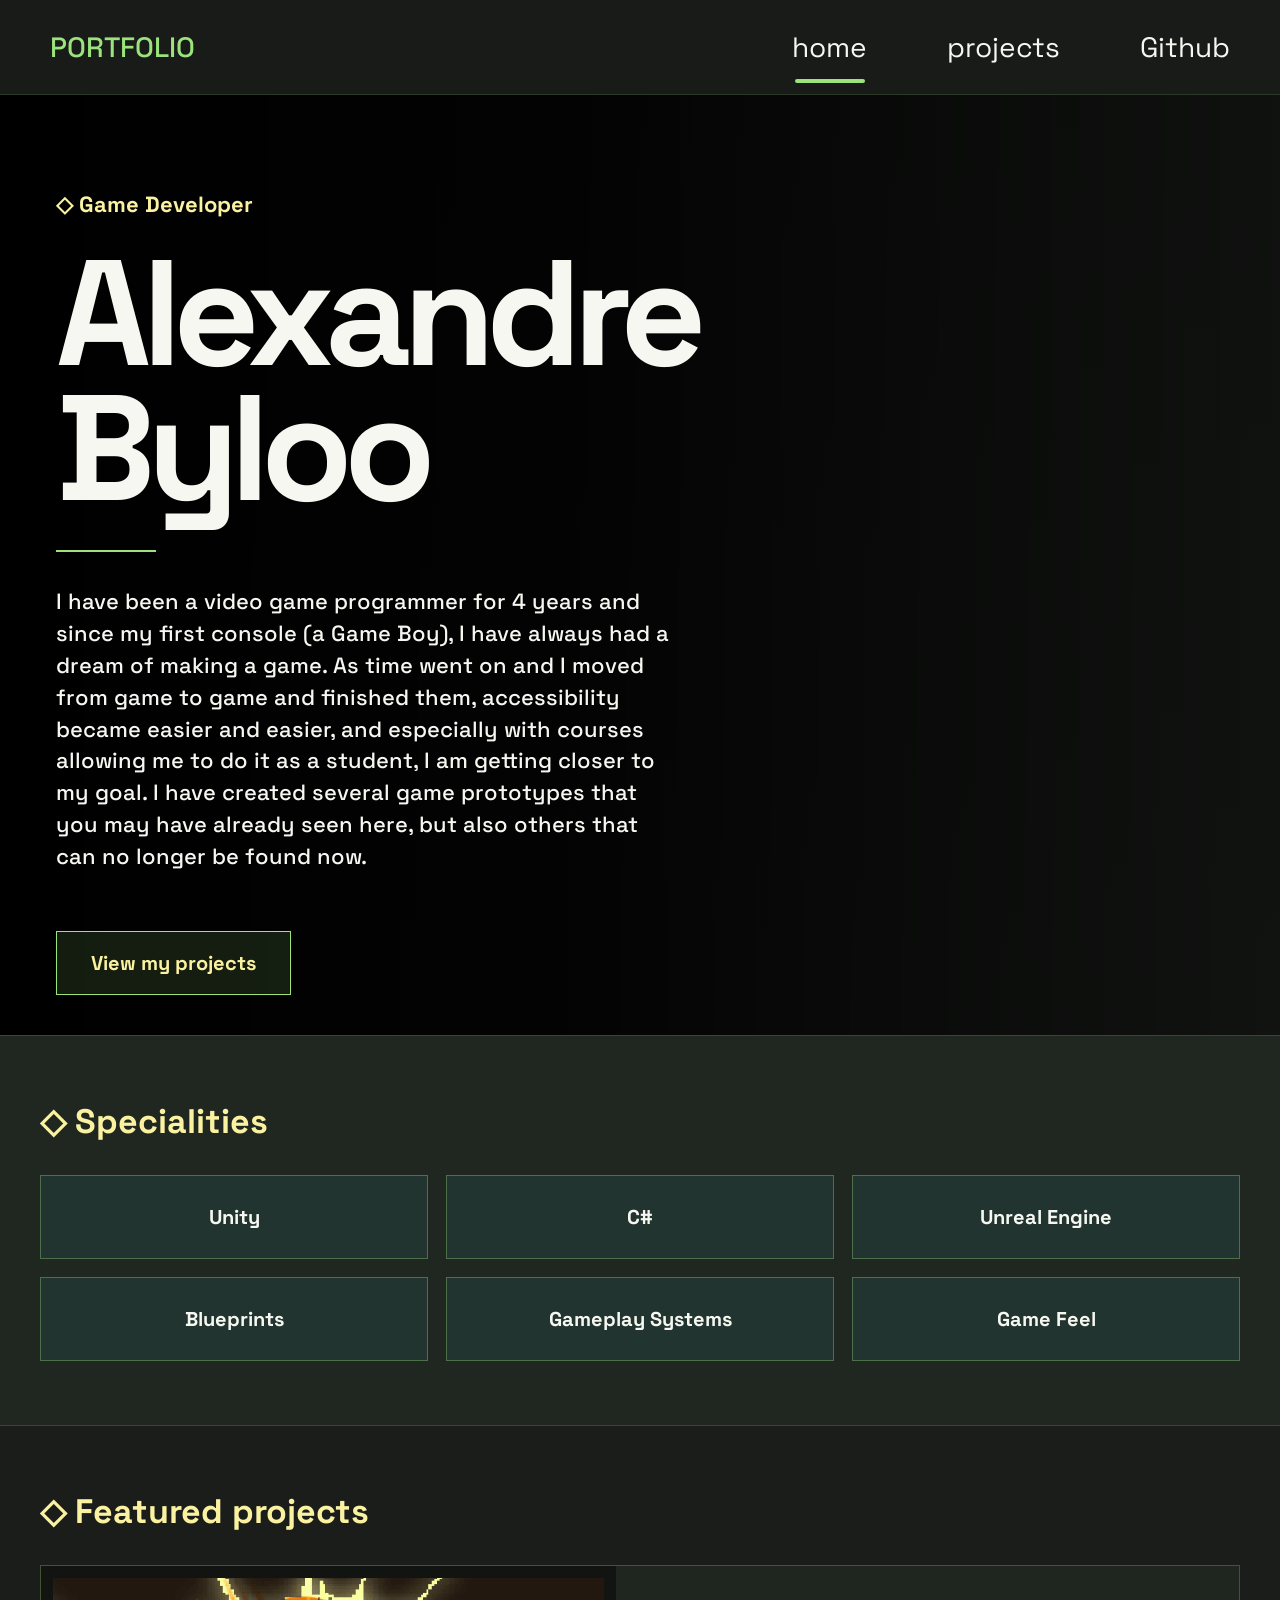
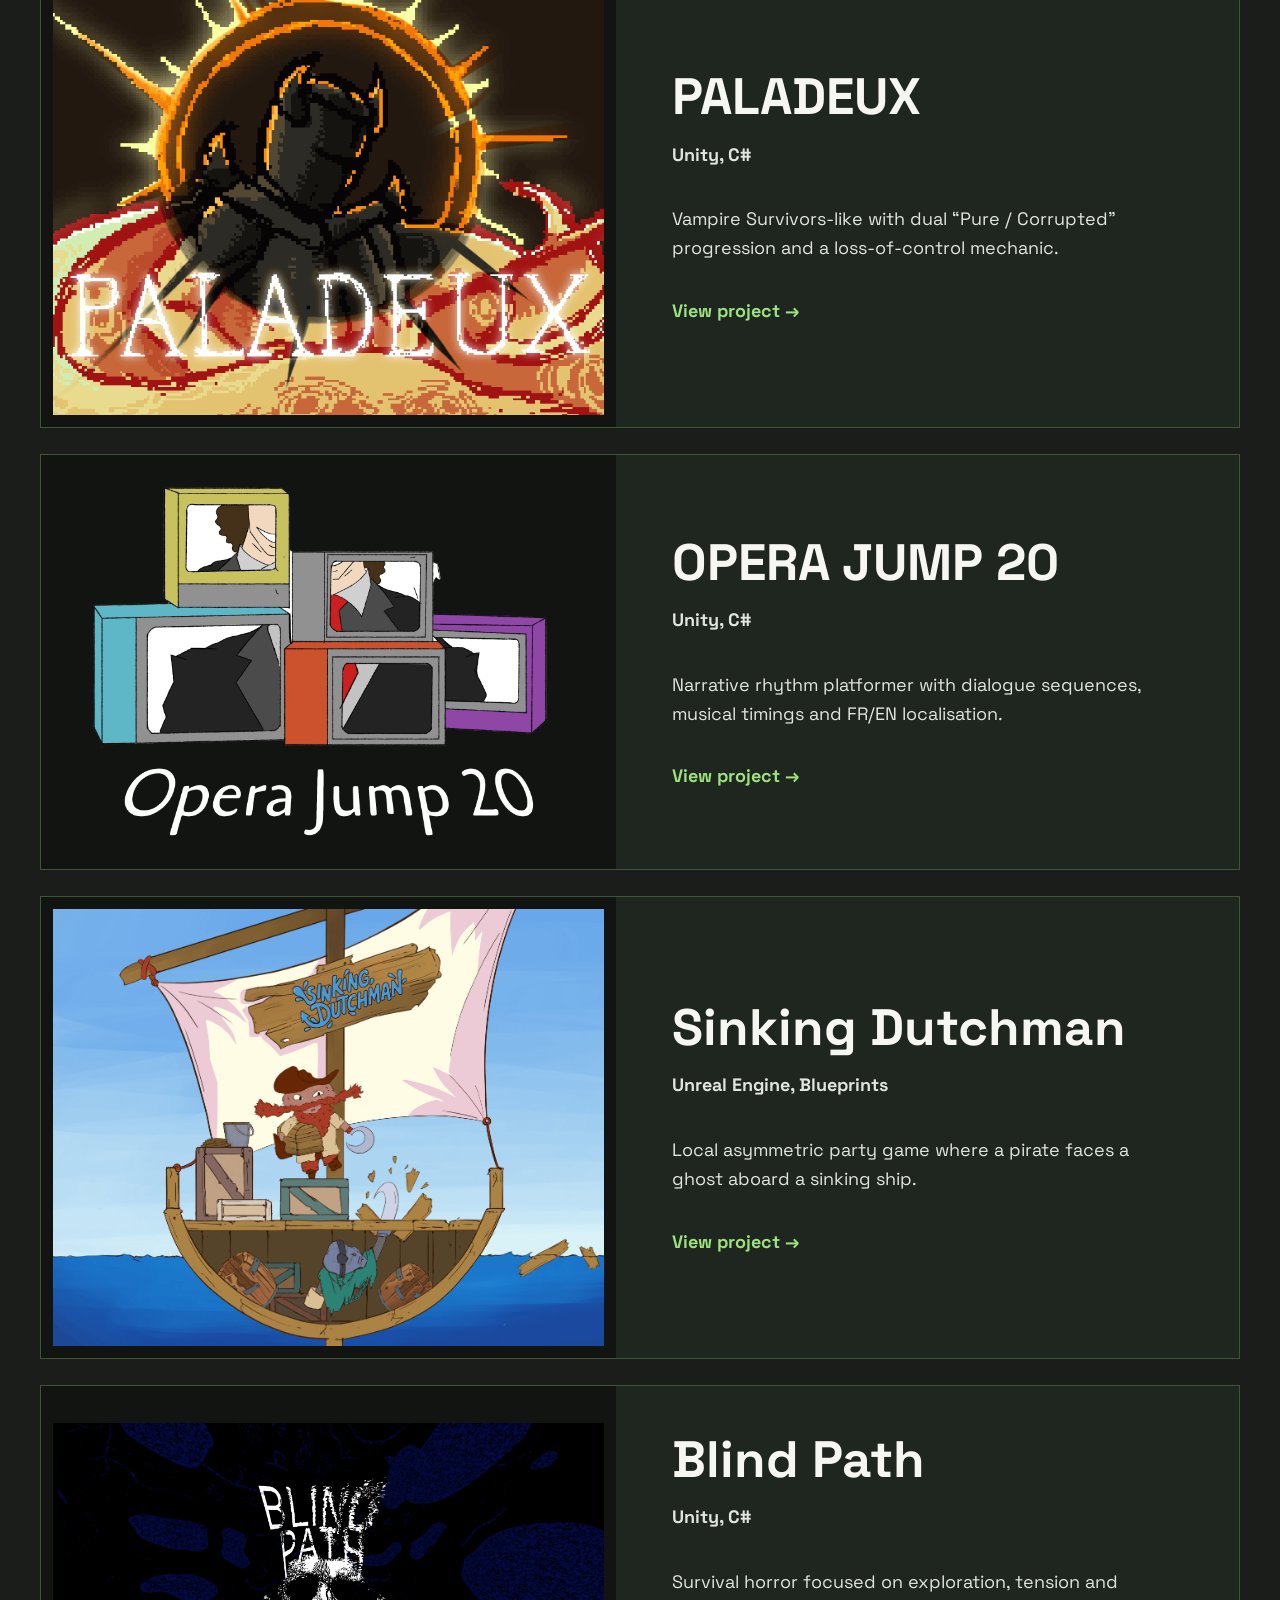
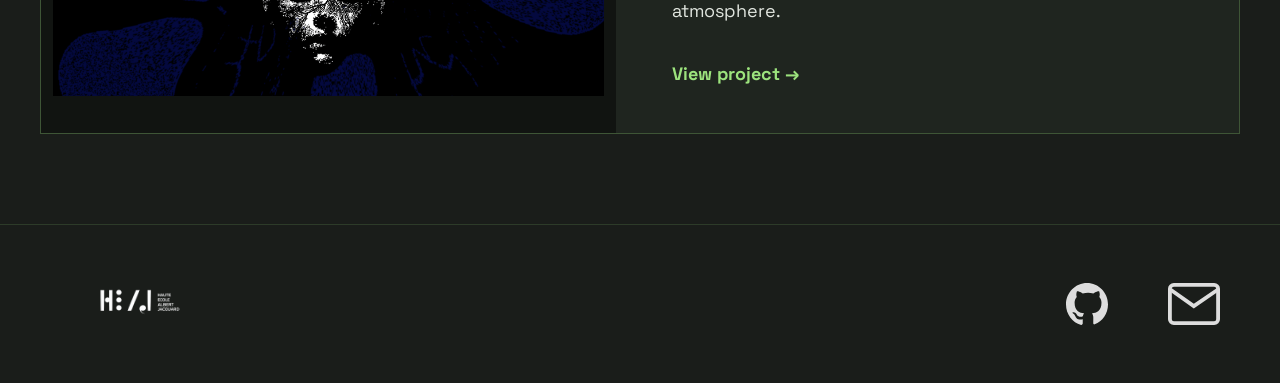
<file: index.html>
<!doctype html>

<html lang="en">
  <head>
    <meta charset="UTF-8" />

    <meta name="viewport" content="width=device-width, initial-scale=1.0" />

    <title>Portfolio - Alexandre Byloo</title>

    <link rel="stylesheet" href="asset/style.css" />

    <link rel="preconnect" href="https://fonts.googleapis.com" />

    <link rel="preconnect" href="https://fonts.gstatic.com" crossorigin />

    <link
      href="https://fonts.googleapis.com/css2?family=Space+Grotesk:wght@400;500;600;700&display=swap"
      rel="stylesheet"
    />
  </head>

  <body>
    <header class="site-header">
      <a href="index.html" class="logo">PORTFOLIO</a>

      <nav class="nav">
        <a href="index.html" class="nav-link active">home</a>

        <details class="dropdown">
          <summary class="nav-link">projects</summary>

          <div class="dropdown-menu">
            <a href="paladeux.html">PALADEUX</a>

            <a href="opera-jump.html">OPERA JUMP 20</a>

            <a href="sinking-dutchman.html">Sinking Dutchman</a>

            <a href="blind-path.html">Blind Path</a>

            <a href="prototype.html">Prototype</a>
          </div>
        </details>

        <a href="https://github.com/Altar160" target="_blank" class="nav-link">
          Github
        </a>
      </nav>
    </header>

    <section class="hero">
      <video class="hero-video" autoplay muted loop playsinline>
        <source src="img/hero.mp4" type="video/mp4" />
      </video>

      <div class="hero-overlay"></div>

      <div class="hero-content">
        <p class="eyebrow">◇ Game Developer</p>

        <h1>Alexandre<br />Byloo</h1>

        <div class="decor-line"></div>

        <p class="hero-text">
          I have been a video game programmer for 4 years and since my first
          console (a Game Boy), I have always had a dream of making a game. As
          time went on and I moved from game to game and finished them,
          accessibility became easier and easier, and especially with courses
          allowing me to do it as a student, I am getting closer to my goal. I
          have created several game prototypes that you may have already seen
          here, but also others that can no longer be found now.
        </p>

        <a href="#projects" class="button">View my projects</a>
      </div>
    </section>

    <section class="specialities">
      <h2>◇ Specialities</h2>

      <div class="speciality-grid">
        <div class="speciality-card">Unity</div>

        <div class="speciality-card">C#</div>

        <div class="speciality-card">Unreal Engine</div>

        <div class="speciality-card">Blueprints</div>

        <div class="speciality-card">Gameplay Systems</div>

        <div class="speciality-card">Game Feel</div>
      </div>
    </section>

    <section id="projects" class="projects">
      <h2>◇ Featured projects</h2>

      <article class="project-card">
        <div class="project-image">
          <img src="img/paladeux.png" alt="Paladeux" />
        </div>

        <div class="project-content">
          <h3>PALADEUX</h3>

          <p class="tech">Unity, C#</p>

          <p>
            Vampire Survivors-like with dual “Pure / Corrupted” progression and
            a loss-of-control mechanic.
          </p>

          <a href="paladeux.html">View project →</a>
        </div>
      </article>

      <article class="project-card">
        <div class="project-image contain">
          <img src="img/opera-jump.png" alt="Opera Jump 20" />
        </div>

        <div class="project-content">
          <h3>OPERA JUMP 20</h3>

          <p class="tech">Unity, C#</p>

          <p>
            Narrative rhythm platformer with dialogue sequences, musical timings
            and FR/EN localisation.
          </p>

          <a href="#">View project →</a>
        </div>
      </article>

      <article class="project-card">
        <div class="project-image">
          <img src="img/sinking-dutchman.png" alt="Sinking Dutchman" />
        </div>

        <div class="project-content">
          <h3>Sinking Dutchman</h3>

          <p class="tech">Unreal Engine, Blueprints</p>

          <p>
            Local asymmetric party game where a pirate faces a ghost aboard a
            sinking ship.
          </p>

          <a href="#">View project →</a>
        </div>
      </article>

      <article class="project-card">
        <div class="project-image contain">
          <img src="img/Blindpath.png" alt="Blind Path" />
        </div>

        <div class="project-content">
          <h3>Blind Path</h3>

          <p class="tech">Unity, C#</p>

          <p>Survival horror focused on exploration, tension and atmosphere.</p>

          <a href="blind-path.html">View project →</a>
        </div>
      </article>
    </section>

    <footer class="footer">
      <div class="footer-left">
        <img src="img/heaj_logo.png" alt="HEAJ" />
      </div>

      <div class="footer-right">
        <a href="https://github.com/Altar160" target="_blank">
          <img src="asset/github_icon.svg" alt="Github" />
        </a>

        <a href="mailto:altarcop1@email.com">
          <img src="asset/email_icon.svg" alt="Mail" />
        </a>
      </div>
    </footer>
  </body>
</html>
</file>
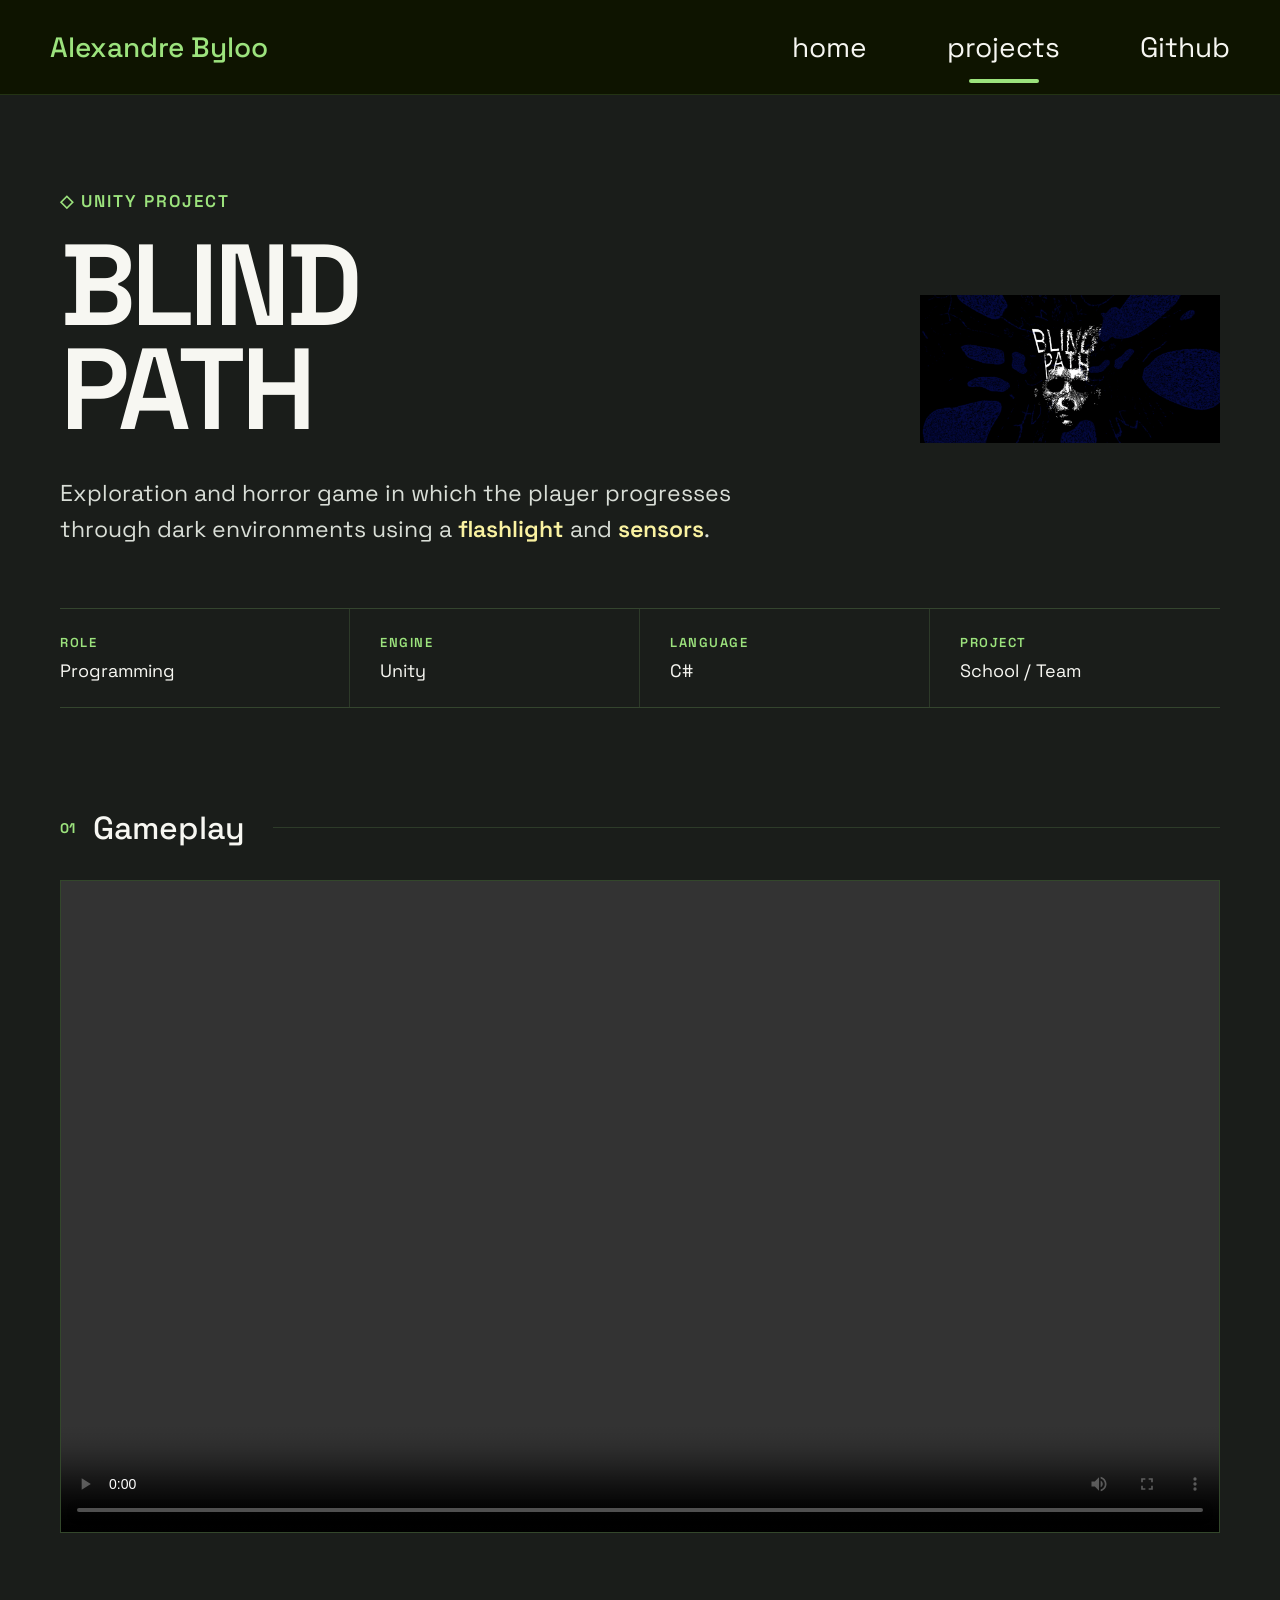
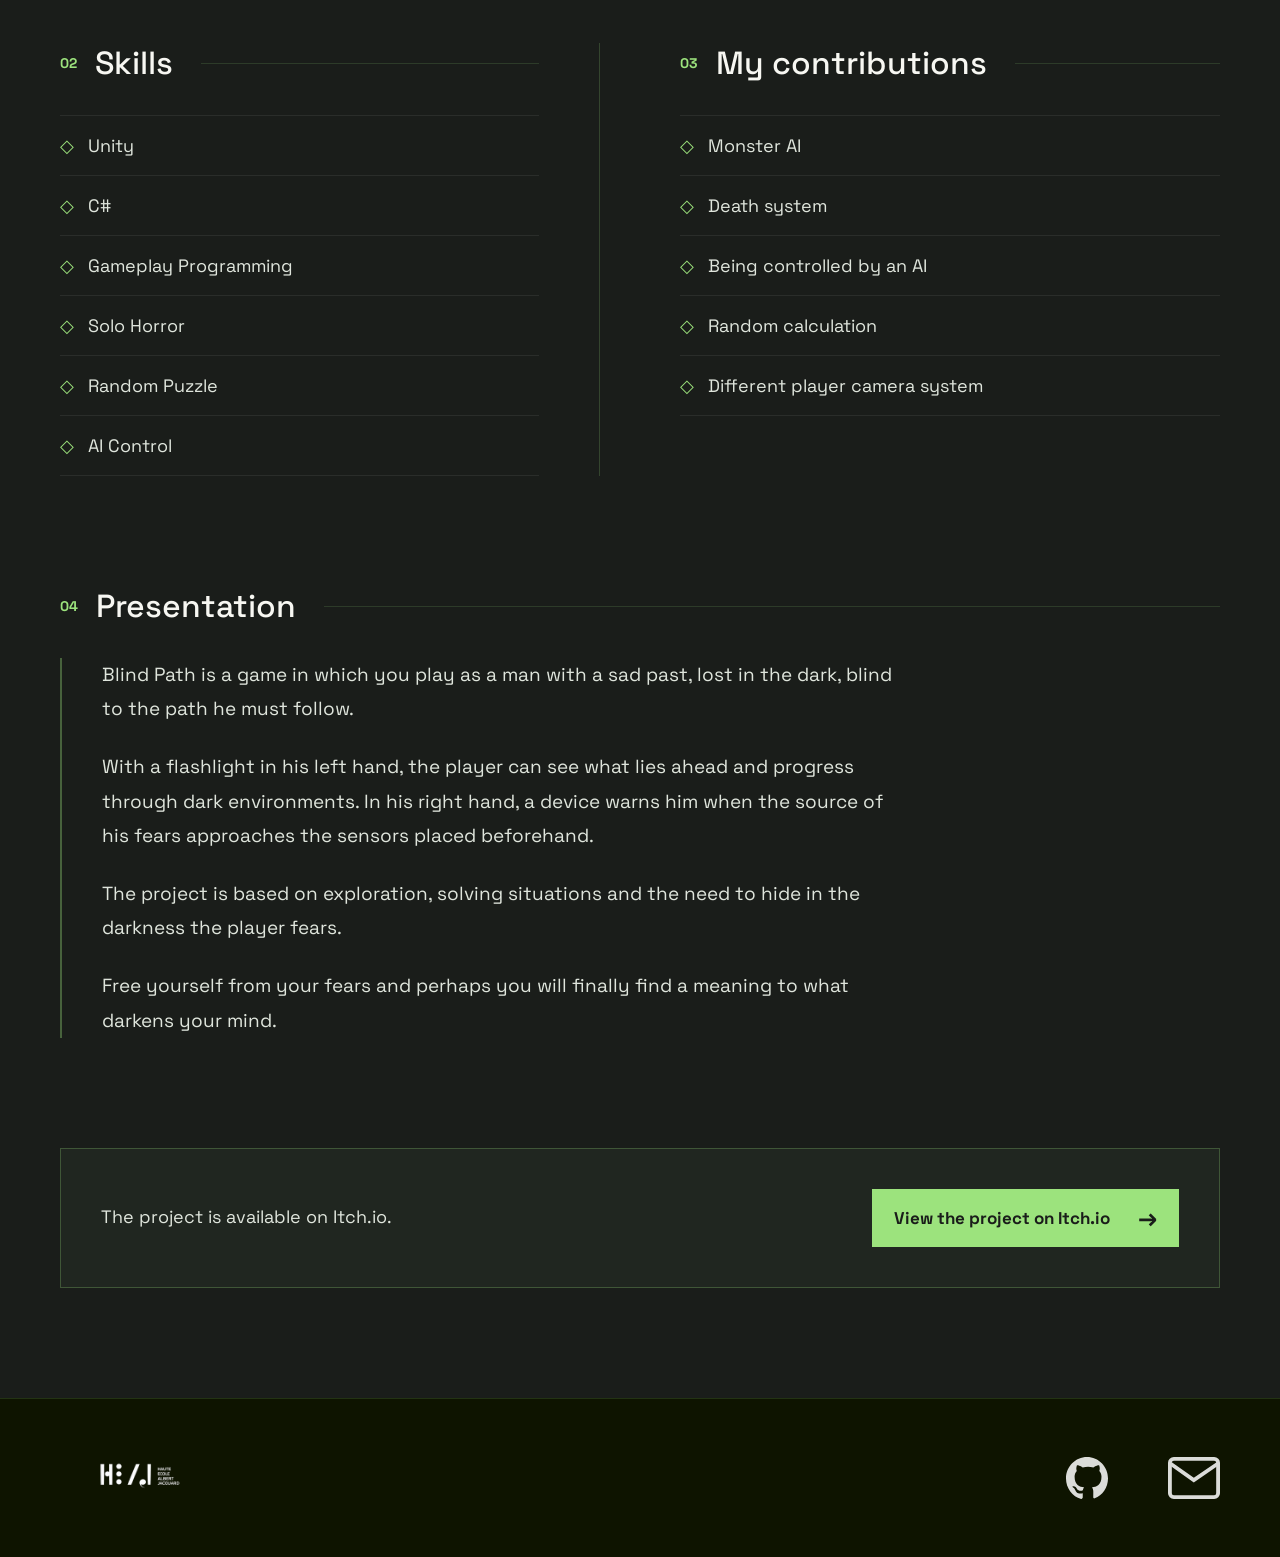
<file: blind-path.html>
<!doctype html>

<html lang="en">
  <head>
    <meta charset="UTF-8" />

    <meta name="viewport" content="width=device-width, initial-scale=1.0" />

    <title>Blind Path - Portfolio</title>

    <link rel="stylesheet" href="asset/projet.css" />

    <link rel="preconnect" href="https://fonts.googleapis.com" />

    <link rel="preconnect" href="https://fonts.gstatic.com" crossorigin />

    <link
      href="https://fonts.googleapis.com/css2?family=Space+Grotesk:wght@400;500;600;700&display=swap"
      rel="stylesheet"
    />

    <header class="site-header">
      <a href="index.html" class="logo">Alexandre Byloo</a>

      <nav class="nav">
        <a href="index.html" class="nav-link">home</a>

        <details class="dropdown">
          <summary class="nav-link active">projects</summary>

          <div class="dropdown-menu">
            <a href="paladeux.html">PALADEUX</a>

            <a href="opera-jump.html">OPERA JUMP 20</a>

            <a href="sinking-dutchman.html">Sinking Dutchman</a>

            <a href="blind-path.html">Blind Path</a>

            <a href="prototype.html">Prototype</a>
          </div>
        </details>

        <a href="https://github.com/Altar160" target="_blank" class="nav-link">
          Github
        </a>
      </nav>
    </header>

    <main class="project-page">
      <!-- ============================================ -->
      <!-- INTRODUCTION                                 -->
      <!-- ============================================ -->

      <section class="project-intro">
        <div class="project-intro-text">
          <p class="project-type">◇ Unity Project</p>

          <h1>
            BLIND<br />

            PATH
          </h1>

          <p class="project-hook">
            Exploration and horror game in which the player progresses through
            dark environments using a

            <strong>flashlight</strong> and <strong>sensors</strong>.
          </p>
        </div>

        <div class="project-logo">
          <img src="img/Blindpath.png" alt="Blind Path" />
        </div>
      </section>

      <!-- ============================================ -->
      <!-- QUICK INFORMATION                            -->
      <!-- ============================================ -->

      <section class="project-meta">
        <div>
          <span class="meta-label">Role</span>

          <span class="meta-value">Programming</span>
        </div>

        <div>
          <span class="meta-label">Engine</span>

          <span class="meta-value">Unity</span>
        </div>

        <div>
          <span class="meta-label">Language</span>

          <span class="meta-value">C#</span>
        </div>

        <div>
          <span class="meta-label">PROJECT</span>

          <span class="meta-value">School / Team</span>
        </div>
      </section>

      <!-- ============================================ -->
      <!-- GAMEPLAY                                     -->
      <!-- ============================================ -->

      <section class="project-gameplay">
        <div class="section-heading">
          <span>01</span>

          <h2>Gameplay</h2>
        </div>

        <div class="video-container">
          <video controls preload="metadata">
            <source src="img/blindpath.mp4" type="video/mp4" />
          </video>
        </div>
      </section>

      <!-- ============================================ -->
      <!-- SKILLS / CONTRIBUTIONS                       -->
      <!-- ============================================ -->

      <section class="project-work">
        <div class="work-column">
          <div class="section-heading">
            <span>02</span>

            <h2>Skills</h2>
          </div>

          <ul class="project-list">
            <li>Unity</li>

            <li>C#</li>

            <li>Gameplay Programming</li>

            <li>Solo Horror</li>

            <li>Random Puzzle</li>

            <li>AI Control</li>
          </ul>
        </div>

        <div class="work-column">
          <div class="section-heading">
            <span>03</span>

            <h2>My contributions</h2>
          </div>

          <ul class="project-list">
            <li>Monster AI</li>

            <li>Death system</li>

            <li>Being controlled by an AI</li>

            <li>Random calculation</li>

            <li>Different player camera system</li>
          </ul>
        </div>
      </section>

      <!-- ============================================ -->
      <!-- PROJECT PRESENTATION                         -->
      <!-- ============================================ -->

      <section class="project-case-study">
        <div class="section-heading">
          <span>04</span>

          <h2>Presentation</h2>
        </div>

        <div class="case-study-content">
          <p>
            Blind Path is a game in which you play as a man with a sad past,
            lost in the dark, blind to the path he must follow.
          </p>

          <p>
            With a flashlight in his left hand, the player can see what lies
            ahead and progress through dark environments. In his right hand, a
            device warns him when the source of his fears approaches the sensors
            placed beforehand.
          </p>

          <p>
            The project is based on exploration, solving situations and the need
            to hide in the darkness the player fears.
          </p>

          <p>
            Free yourself from your fears and perhaps you will finally find a
            meaning to what darkens your mind.
          </p>
        </div>
      </section>

      <!-- ============================================ -->
      <!-- ITCH.IO                                      -->
      <!-- ============================================ -->

      <section class="project-source">
        <p>The project is available on Itch.io.</p>

        <a
          href="https://ozonez.itch.io/blind-path"
          target="_blank"
          class="github-button"
        >
          View the project on Itch.io

          <span>→</span>
        </a>
      </section>
    </main>

    <footer class="footer">
      <div class="footer-left">
        <img src="img/heaj_logo.png" alt="HEAJ" />
      </div>

      <div class="footer-right">
        <a href="https://github.com/Altar160" target="_blank">
          <img src="asset/github_icon.svg" alt="Github" />
        </a>

        <a href="mailto:altarcop1@email.com">
          <img src="asset/email_icon.svg" alt="Mail" />
        </a>
      </div>
    </footer>
  </head>
</html>
</file>
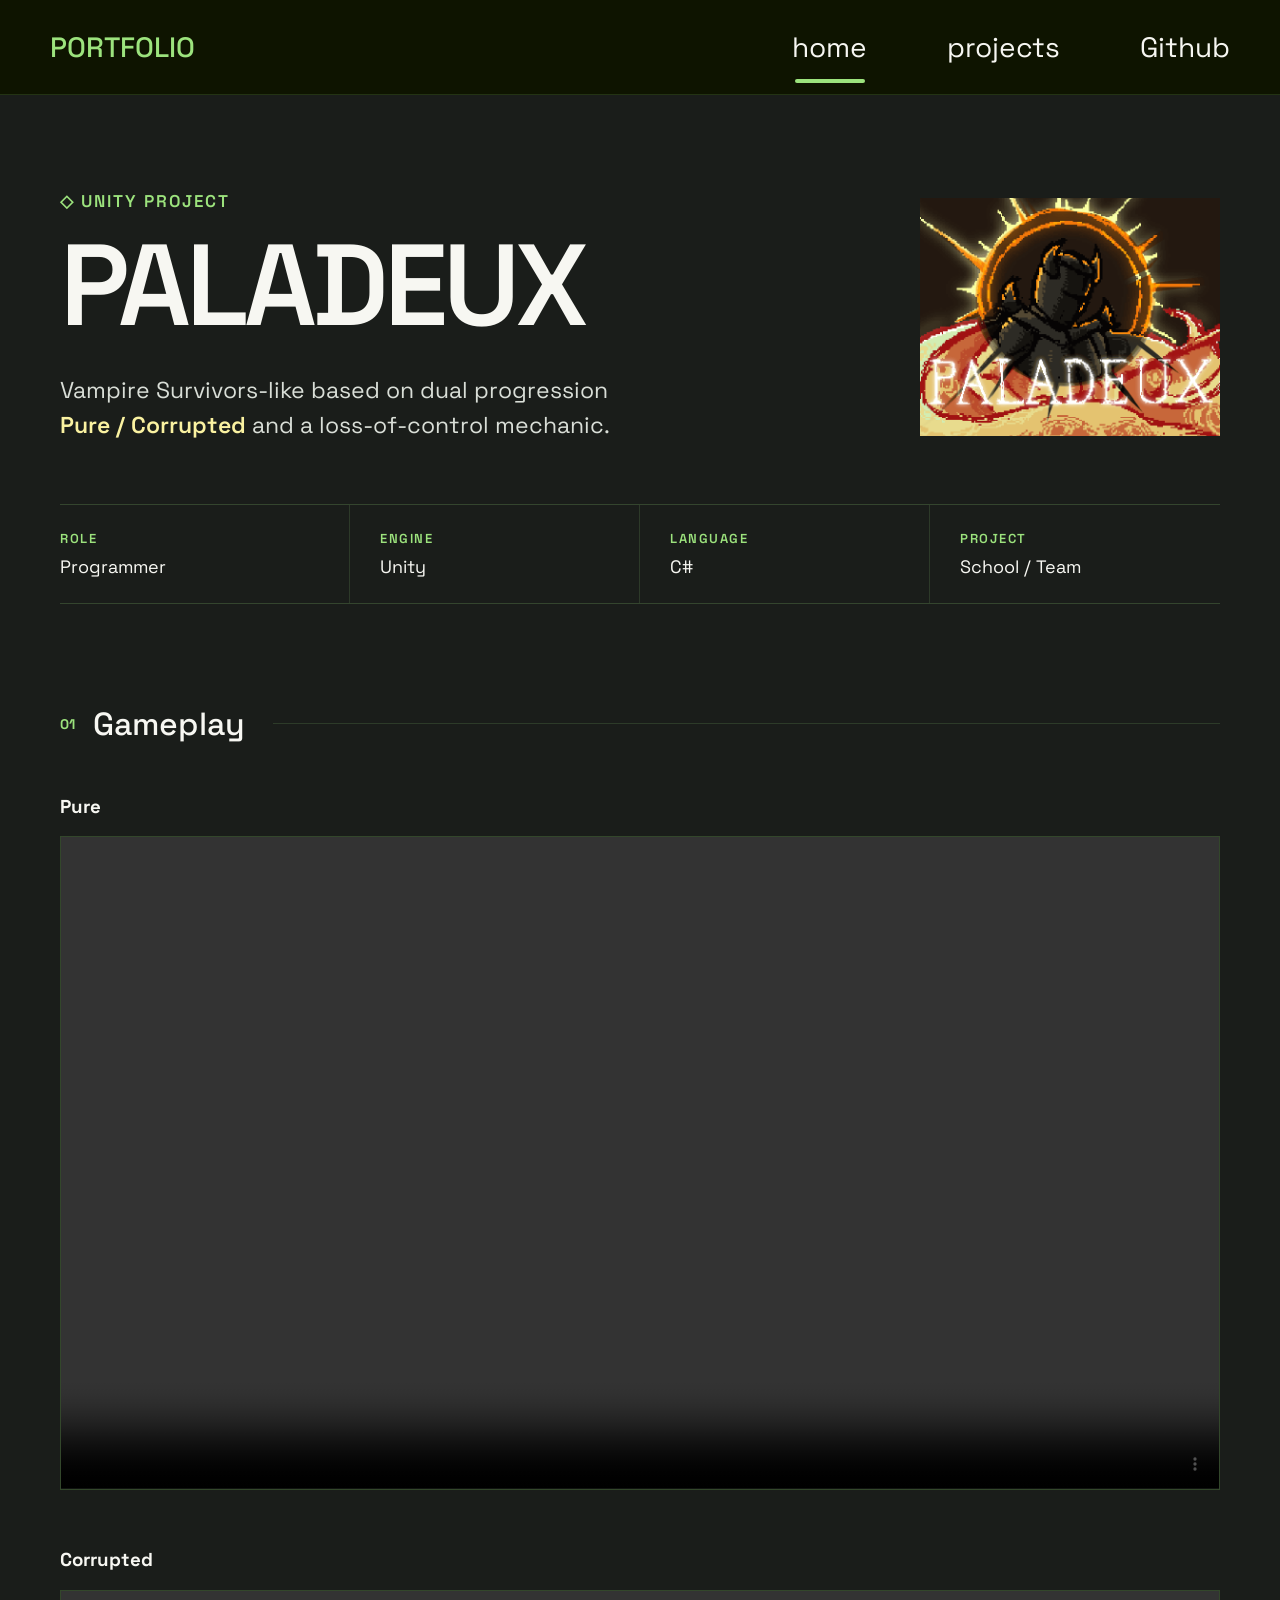
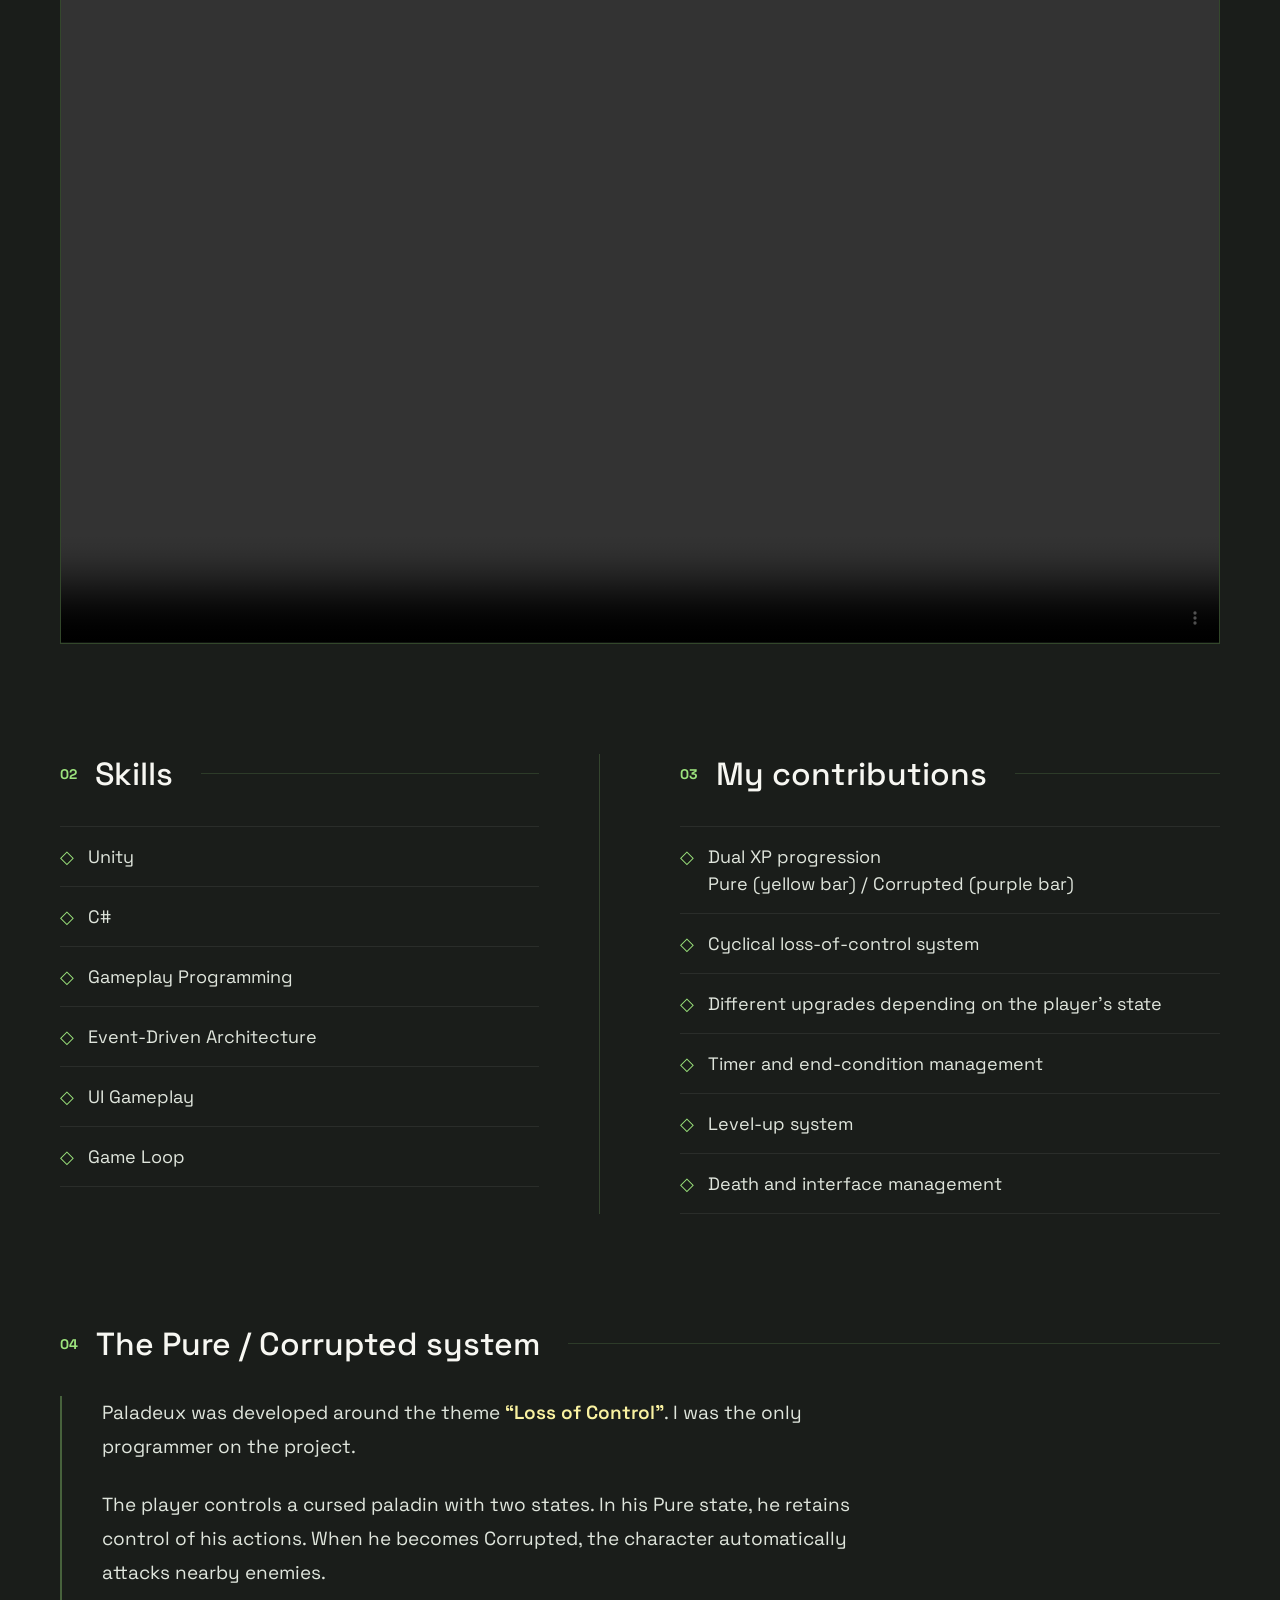
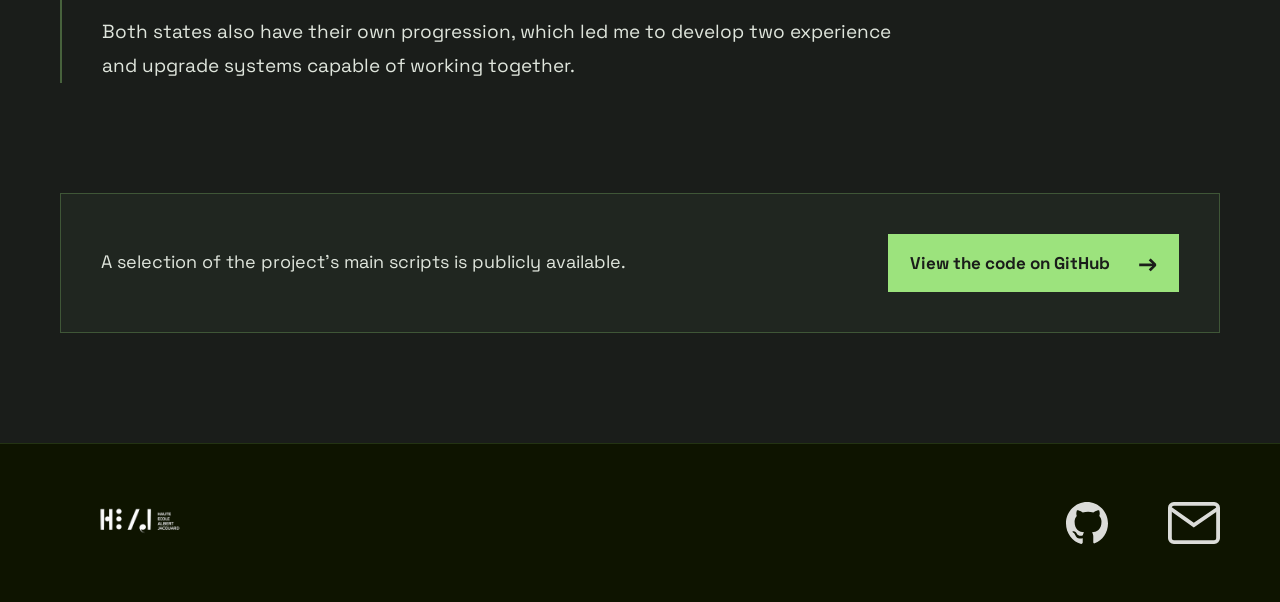
<file: paladeux.html>
<!doctype html>

<html lang="en">
  <head>
    <link rel="preconnect" href="https://fonts.googleapis.com" />

    <link rel="preconnect" href="https://fonts.gstatic.com" crossorigin />

    <link
      href="https://fonts.googleapis.com/css2?family=Space+Grotesk:wght@300;400;500;600;700&display=swap"
      rel="stylesheet"
    />

    <meta charset="UTF-8" />

    <meta name="viewport" content="width=device-width, initial-scale=1.0" />

    <title>Paladeux - Alexandre Byloo</title>

    <link rel="stylesheet" href="asset/projet.css" />
  </head>

  <body>
    <header class="site-header">
      <a href="index.html" class="logo">PORTFOLIO</a>

      <nav class="nav">
        <a href="index.html" class="nav-link active">home</a>

        <details class="dropdown">
          <summary class="nav-link">projects</summary>

          <div class="dropdown-menu">
            <a href="paladeux.html">PALADEUX</a>

            <a href="opera-jump.html">OPERA JUMP 20</a>

            <a href="sinking-dutchman.html">Sinking Dutchman</a>

            <a href="blind-path.html">Blind Path</a>

            <a href="prototype.html">Prototype</a>
          </div>
        </details>

        <a href="https://github.com/Altar160" target="_blank" class="nav-link"
          >Github</a
        >
      </nav>
    </header>

    <main class="project-page">
      <!-- INTRODUCTION -->

      <section class="project-intro">
        <div class="project-intro-text">
          <p class="project-type">◇ Unity Project</p>

          <h1>PALADEUX</h1>

          <p class="project-hook">
            Vampire Survivors-like based on dual progression

            <br /><strong>Pure / Corrupted</strong> and a loss-of-control
            mechanic.
          </p>
        </div>

        <div class="project-logo">
          <img src="img/paladeux.png" alt="Paladeux Logo" />
        </div>
      </section>

      <!-- QUICK INFORMATION -->

      <section class="project-meta">
        <div>
          <span class="meta-label">Role</span>

          <span class="meta-value">Programmer</span>
        </div>

        <div>
          <span class="meta-label">Engine</span>

          <span class="meta-value">Unity</span>
        </div>

        <div>
          <span class="meta-label">Language</span>

          <span class="meta-value">C#</span>
        </div>

        <div>
          <span class="meta-label">Project</span>

          <span class="meta-value">School / Team</span>
        </div>
      </section>

      <!-- VIDEO -->

      <section class="project-gameplay">
        <div class="section-heading">
          <span>01</span>

          <h2>Gameplay</h2>
        </div>

        <div class="gameplay-grid">
          <!-- PURE GAMEPLAY -->

          <div class="gameplay-video-card">
            <div class="gameplay-video-title">
              <h3>Pure</h3>
            </div>

            <div class="video-container">
              <video controls preload="metadata">
                <source src="img/video_paladeux.mp4" type="video/mp4" />
              </video>
            </div>
          </div>

          <!-- CORRUPTED GAMEPLAY -->

          <div class="gameplay-video-card">
            <div class="gameplay-video-title">
              <h3>Corrupted</h3>
            </div>

            <div class="video-container">
              <video controls preload="metadata">
                <source
                  src="img/video_paladeux_corrompu.mp4"
                  type="video/mp4"
                />
              </video>
            </div>
          </div>
        </div>
      </section>

      <!-- SKILLS + CONTRIBUTIONS -->

      <section class="project-work">
        <div class="work-column">
          <div class="section-heading">
            <span>02</span>

            <h2>Skills</h2>
          </div>

          <ul class="project-list">
            <li>Unity</li>

            <li>C#</li>

            <li>Gameplay Programming</li>

            <li>Event-Driven Architecture</li>

            <li>UI Gameplay</li>

            <li>Game Loop</li>
          </ul>
        </div>

        <div class="work-column">
          <div class="section-heading">
            <span>03</span>

            <h2>My contributions</h2>
          </div>

          <ul class="project-list">
            <li>
              Dual XP progression <br />Pure (yellow bar) / Corrupted (purple
              bar)
            </li>

            <li>Cyclical loss-of-control system</li>

            <li>Different upgrades depending on the player's state</li>

            <li>Timer and end-condition management</li>

            <li>Level-up system</li>

            <li>Death and interface management</li>
          </ul>
        </div>
      </section>

      <!-- EXPLANATION -->

      <section class="project-case-study">
        <div class="section-heading">
          <span>04</span>

          <h2>The Pure / Corrupted system</h2>
        </div>

        <div class="case-study-content">
          <p>
            Paladeux was developed around the theme

            <strong>“Loss of Control”</strong>. I was the only programmer on the
            project.
          </p>

          <p>
            The player controls a cursed paladin with two states. In his Pure
            state, he retains control of his actions. When he becomes Corrupted,
            the character automatically attacks nearby enemies.
          </p>

          <p>
            Both states also have their own progression, which led me to develop
            two experience and upgrade systems capable of working together.
          </p>
        </div>
      </section>

      <!-- GITHUB -->

      <section class="project-source">
        <p>A selection of the project's main scripts is publicly available.</p>

        <a
          href="https://github.com/Altar160/Paladeux-CodeSamples"
          target="_blank"
          class="github-button"
        >
          View the code on GitHub

          <span>→</span>
        </a>
      </section>
    </main>

    <footer class="footer">
      <div class="footer-left">
        <img src="img/heaj_logo.png" alt="HEAJ" />
      </div>

      <div class="footer-right">
        <a href="https://github.com/Altar160" target="_blank">
          <img src="asset/github_icon.svg" alt="Github" />
        </a>

        <a href="mailto:altarcop1@email.com">
          <img src="asset/email_icon.svg" alt="Mail" />
        </a>
      </div>
    </footer>
  </body>
</html>
</file>
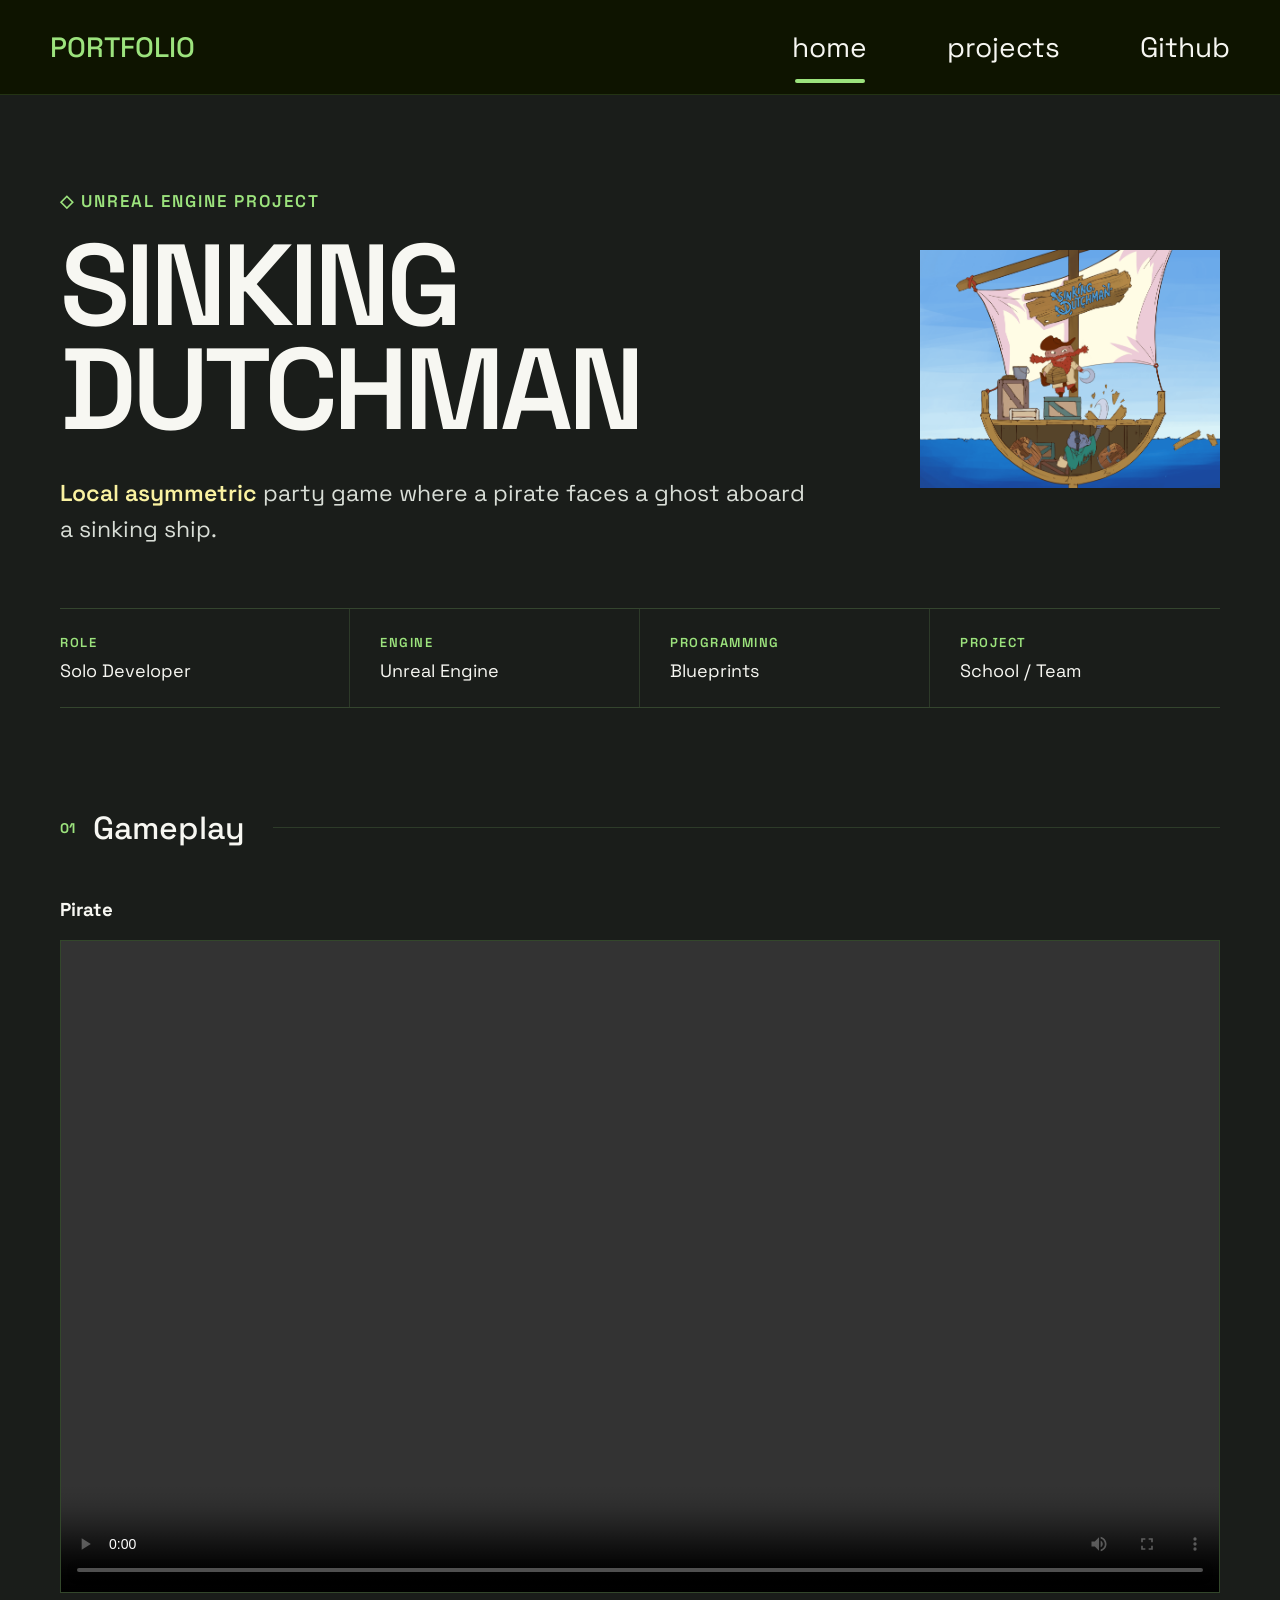
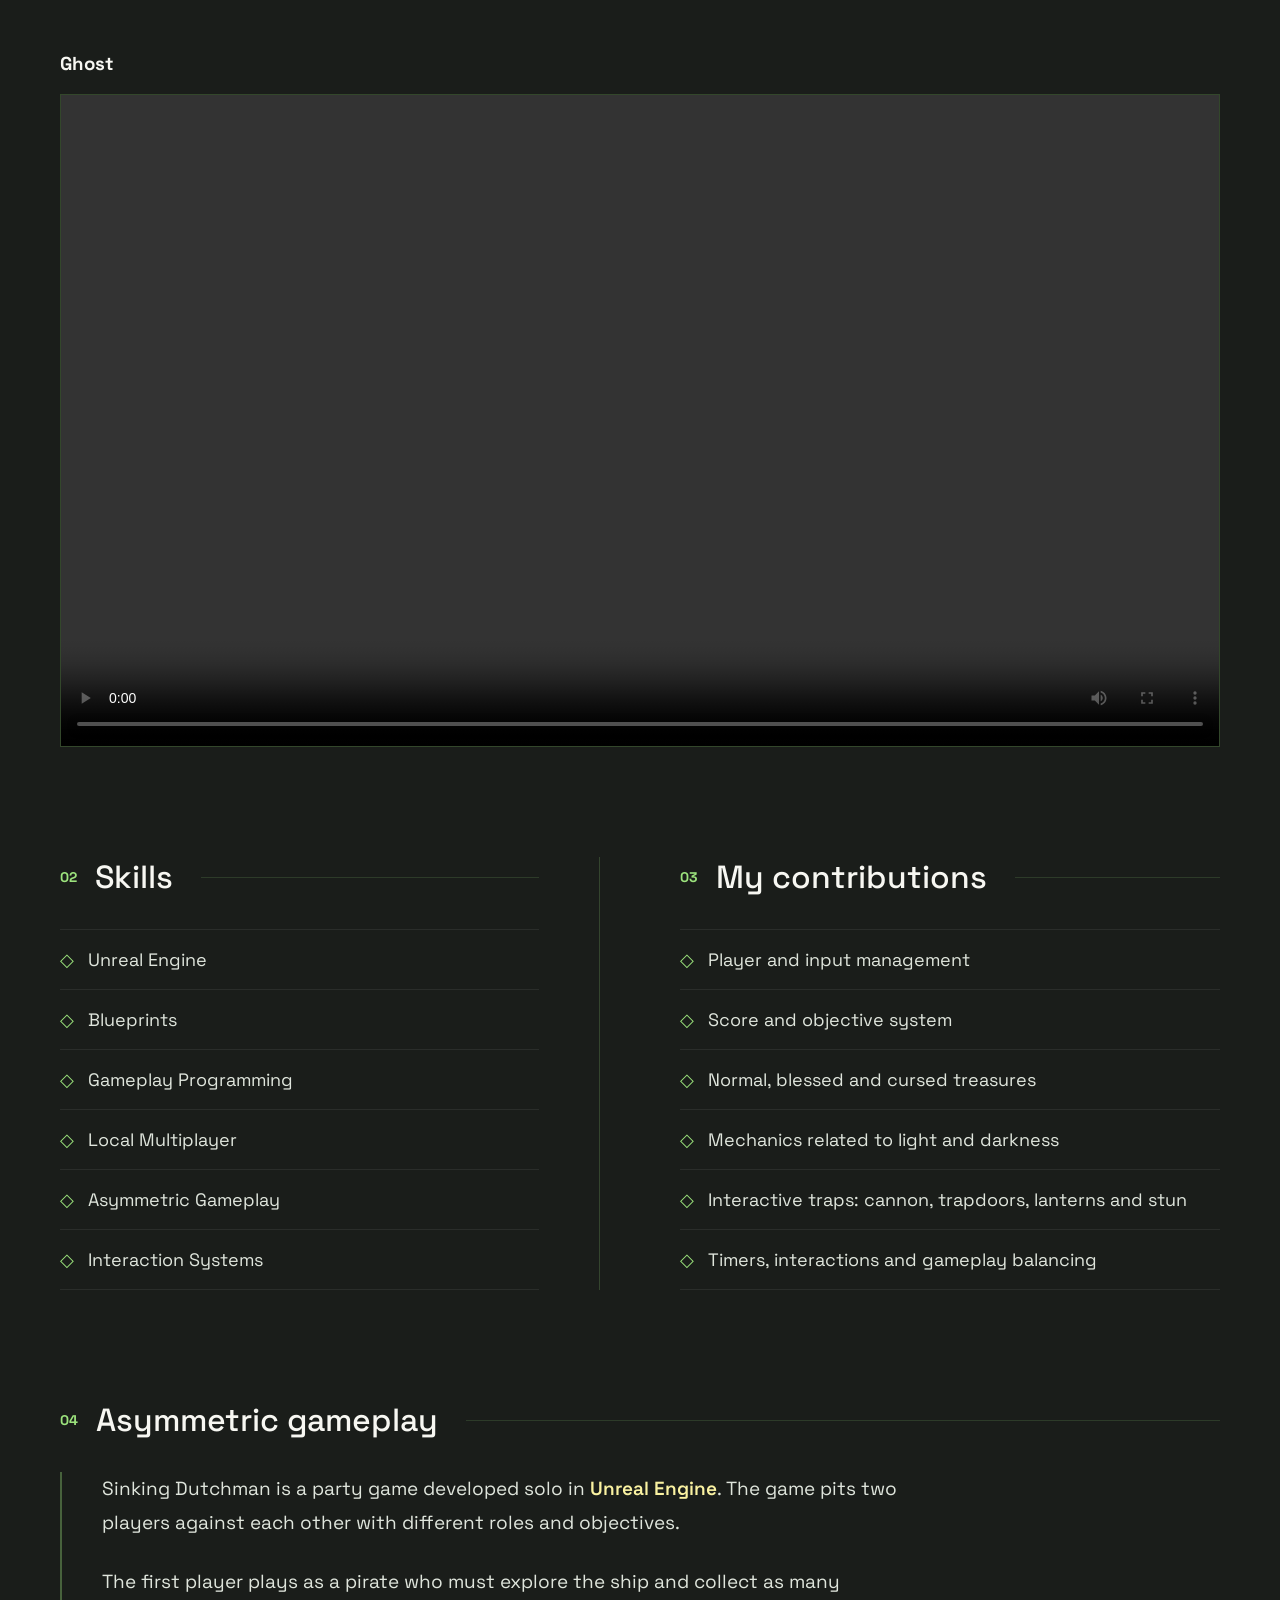
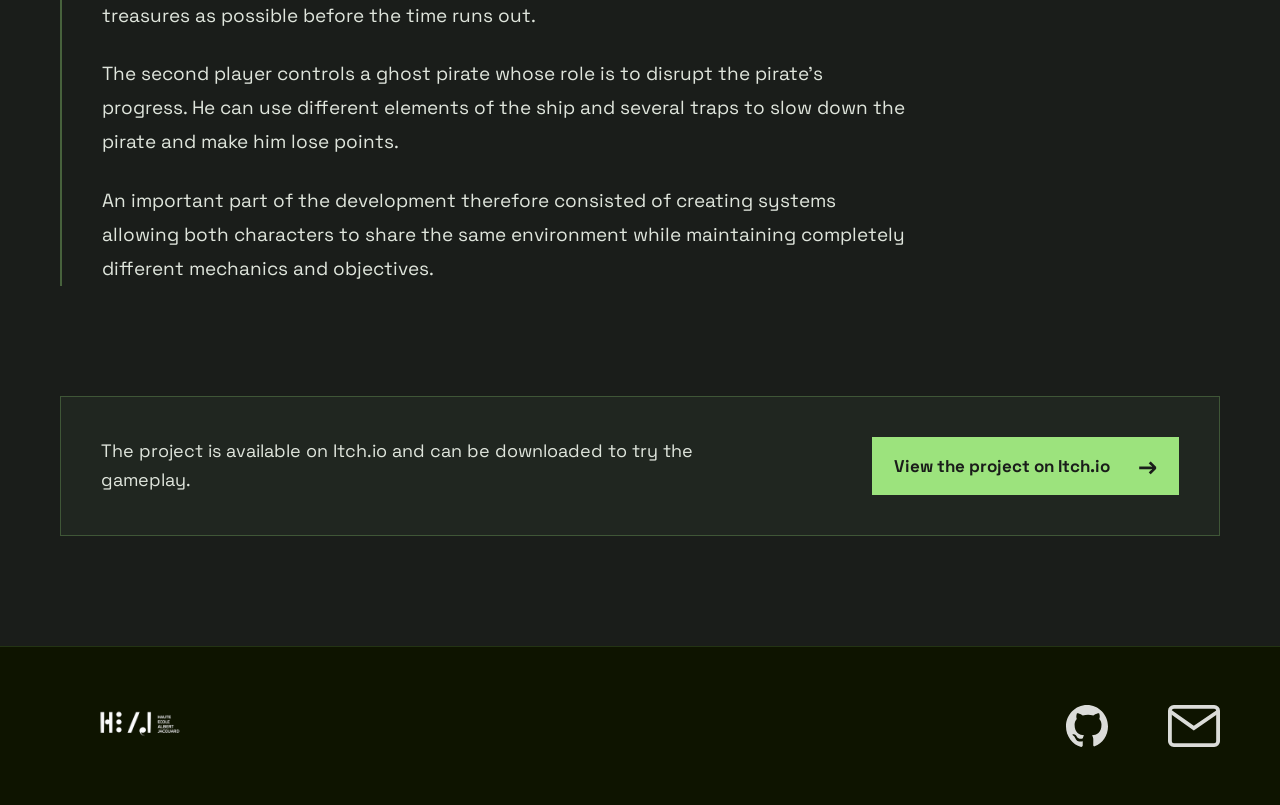
<file: sinking-dutchman.html>
<!doctype html>

<html lang="en">
  <head>
    <meta charset="UTF-8" />

    <meta name="viewport" content="width=device-width, initial-scale=1.0" />

    <title>Sinking Dutchman - Portfolio</title>

    <link rel="stylesheet" href="asset/projet.css" />

    <link rel="preconnect" href="https://fonts.googleapis.com" />

    <link rel="preconnect" href="https://fonts.gstatic.com" crossorigin />

    <link
      href="https://fonts.googleapis.com/css2?family=Space+Grotesk:wght@400;500;600;700&display=swap"
      rel="stylesheet"
    />
  </head>

  <body>
    <header class="site-header">
      <a href="index.html" class="logo">PORTFOLIO</a>

      <nav class="nav">
        <a href="index.html" class="nav-link active">home</a>

        <details class="dropdown">
          <summary class="nav-link">projects</summary>

          <div class="dropdown-menu">
            <a href="paladeux.html">PALADEUX</a>

            <a href="opera-jump.html">OPERA JUMP 20</a>

            <a href="sinking-dutchman.html">Sinking Dutchman</a>

            <a href="blind-path.html">Blind Path</a>

            <a href="prototype.html">Prototype</a>
          </div>
        </details>

        <a href="https://github.com/Altar160" target="_blank" class="nav-link"
          >Github</a
        >
      </nav>
    </header>

    <main class="project-page">
      <!-- ============================================ -->
      <!-- INTRODUCTION                                 -->
      <!-- ============================================ -->

      <section class="project-intro project-intro-no-logo">
        <div class="project-intro-text">
          <p class="project-type">◇ Unreal Engine Project</p>

          <h1>
            SINKING<br />

            DUTCHMAN
          </h1>

          <p class="project-hook">
            <strong>Local asymmetric</strong> party game where a pirate faces a
            ghost aboard a sinking ship.
          </p>
        </div>

        <div class="project-logo">
          <img src="img/sinking-dutchman.png" alt="Sinking Dutchman Logo" />
        </div>
      </section>

      <!-- ============================================ -->
      <!-- QUICK INFORMATION                            -->
      <!-- ============================================ -->

      <section class="project-meta">
        <div>
          <span class="meta-label">Role</span>

          <span class="meta-value">Solo Developer</span>
        </div>

        <div>
          <span class="meta-label">Engine</span>

          <span class="meta-value">Unreal Engine</span>
        </div>

        <div>
          <span class="meta-label">Programming</span>

          <span class="meta-value">Blueprints</span>
        </div>

        <div>
          <span class="meta-label">PROJECT</span>

          <span class="meta-value">School / Team</span>
        </div>
      </section>

      <!-- ============================================ -->
      <!-- GAMEPLAY                                     -->
      <!-- ============================================ -->

      <section class="project-gameplay">
        <div class="section-heading">
          <span>01</span>

          <h2>Gameplay</h2>
        </div>

        <div class="gameplay-grid">
          <!-- PIRATE GAMEPLAY -->

          <div class="gameplay-video-card">
            <div class="gameplay-video-title">
              <h3>Pirate</h3>
            </div>

            <div class="video-container">
              <video controls preload="metadata">
                <source src="img/sinking-dutchman.mp4" type="video/mp4" />
              </video>
            </div>
          </div>

          <!-- GHOST GAMEPLAY -->

          <div class="gameplay-video-card">
            <div class="gameplay-video-title">
              <h3>Ghost</h3>
            </div>

            <div class="video-container">
              <video controls preload="metadata">
                <source src="img/Fantome_gameplay.mp4" type="video/mp4" />
              </video>
            </div>
          </div>
        </div>
      </section>

      <!-- ============================================ -->
      <!-- SKILLS / CONTRIBUTIONS                       -->
      <!-- ============================================ -->

      <section class="project-work">
        <!-- SKILLS -->

        <div class="work-column">
          <div class="section-heading">
            <span>02</span>

            <h2>Skills</h2>
          </div>

          <ul class="project-list">
            <li>Unreal Engine</li>

            <li>Blueprints</li>

            <li>Gameplay Programming</li>

            <li>Local Multiplayer</li>

            <li>Asymmetric Gameplay</li>

            <li>Interaction Systems</li>
          </ul>
        </div>

        <!-- CONTRIBUTIONS -->

        <div class="work-column">
          <div class="section-heading">
            <span>03</span>

            <h2>My contributions</h2>
          </div>

          <ul class="project-list">
            <li>Player and input management</li>

            <li>Score and objective system</li>

            <li>Normal, blessed and cursed treasures</li>

            <li>Mechanics related to light and darkness</li>

            <li>Interactive traps: cannon, trapdoors, lanterns and stun</li>

            <li>Timers, interactions and gameplay balancing</li>
          </ul>
        </div>
      </section>

      <!-- ============================================ -->
      <!-- FEATURED SYSTEM                              -->
      <!-- ============================================ -->

      <section class="project-case-study">
        <div class="section-heading">
          <span>04</span>

          <h2>Asymmetric gameplay</h2>
        </div>

        <div class="case-study-content">
          <p>
            Sinking Dutchman is a party game developed solo in

            <strong>Unreal Engine</strong>. The game pits two players against
            each other with different roles and objectives.
          </p>

          <p>
            The first player plays as a pirate who must explore the ship and
            collect as many treasures as possible before the time runs out.
          </p>

          <p>
            The second player controls a ghost pirate whose role is to disrupt
            the pirate's progress. He can use different elements of the ship and
            several traps to slow down the pirate and make him lose points.
          </p>

          <p>
            An important part of the development therefore consisted of creating
            systems allowing both characters to share the same environment while
            maintaining completely different mechanics and objectives.
          </p>
        </div>
      </section>

      <!-- ============================================ -->
      <!-- ITCH.IO                                      -->
      <!-- ============================================ -->

      <section class="project-source">
        <p>
          The project is available on Itch.io and can be downloaded to try the
          gameplay.
        </p>

        <a
          href="https://ozonez.itch.io/sinking-dutchman"
          target="_blank"
          class="github-button"
        >
          View the project on Itch.io

          <span>→</span>
        </a>
      </section>
    </main>

    <footer class="footer">
      <div class="footer-left">
        <img src="img/heaj_logo.png" alt="HEAJ" />
      </div>

      <div class="footer-right">
        <a href="https://github.com/Altar160" target="_blank">
          <img src="asset/github_icon.svg" alt="Github" />
        </a>

        <a href="mailto:altarcop1@email.com">
          <img src="asset/email_icon.svg" alt="Mail" />
        </a>
      </div>
    </footer>
  </body>
</html>
</file>
<file: asset/style.css>
* {
  box-sizing: border-box;
}

html {
  scroll-behavior: smooth;
}

body {
  margin: 0;
  background: #1a1d1a;
  color: #f7f7f2;
  font-family: "Space Grotesk", Arial, sans-serif;
}

/* HEADER */

.site-header {
  position: fixed;
  top: 0;
  left: 0;
  right: 0;

  height: 95px;
  padding: 0 50px;

  display: flex;
  align-items: center;
  justify-content: space-between;

  background: rgba(26, 29, 26, 0.96);
  backdrop-filter: blur(10px);

  border-bottom: 1px solid rgba(156, 227, 125, 0.15);

  z-index: 9999;
}

.logo {
  color: #9ce37d;
  text-decoration: none;
  font-size: 28px;
  font-weight: 500;
}

/* NAVIGATION */

.nav {
  display: flex;
  align-items: center;
  gap: 80px;
}

.nav-link {
  position: relative;

  color: #f7f7f2;
  text-decoration: none;

  font-size: 28px;
  font-weight: 400;

  cursor: pointer;
}

/* trait vert sous accueil */

.nav-link.active::after {
  content: "";

  position: absolute;

  left: 50%;
  bottom: -18px;

  transform: translateX(-50%);

  width: 70px;
  height: 4px;

  border-radius: 999px;

  background: #9ce37d;
}

/* DROPDOWN */

.dropdown {
  position: relative;
}

.dropdown summary {
  list-style: none;
}

.dropdown summary::-webkit-details-marker {
  display: none;
}

.dropdown-menu {
  position: absolute;

  top: 70px;
  right: -20px;

  width: 420px;

  padding-right: 25px;

  border-right: 4px solid #9ce37d;

  display: none;
}

.dropdown[open] .dropdown-menu {
  display: block;
}

.dropdown-menu a {
  display: block;

  color: #f7f7f2;
  text-decoration: none;

  text-align: right;

  font-size: 28px;
  line-height: 1.9;

  white-space: nowrap;
}

.dropdown-menu a:hover,
.nav-link:hover {
  color: #9ce37d;
}
/* HERO */

.hero {
  position: relative;
  min-height: 100vh;
  padding: 190px 56px 40px;
  display: flex;
  align-items: center;
  overflow: hidden;
  background: #1a1d1a;
}

.hero-video {
  position: absolute;
  inset: 0;
  width: 100%;
  height: 100%;
  object-fit: cover;
}

.hero-overlay {
  position: absolute;
  inset: 0;
  background:
    linear-gradient(
      90deg,
      #000 0%,
      rgba(0, 0, 0, 0.88) 45%,
      rgba(0, 0, 0, 0.35) 100%
    ),
    linear-gradient(180deg, rgba(0, 0, 0, 0.1) 0%, #1a1d1a 100%);
}

.hero-content {
  position: relative;
  z-index: 2;
  max-width: 720px;
}

.eyebrow {
  color: #faf2a1;
  font-size: 22px;
  font-weight: 700;
  margin: 0 0 28px;
}

h1 {
  margin: 0;
  color: #f7f7f2;
  font-size: clamp(72px, 12vw, 150px);
  line-height: 0.9;
  letter-spacing: -0.06em;
}

.decor-line {
  width: 100px;
  height: 2px;
  background: #9ce37d;
  margin: 34px 0;
}

.hero-text {
  max-width: 620px;
  color: #f7f7f2;
  font-size: 22px;
  line-height: 1.45;
  font-weight: 500;
}

.button {
  display: inline-block;
  margin-top: 36px;
  padding: 18px 34px;
  border: 1px solid #9ce37d;
  background: rgba(156, 227, 125, 0.12);
  color: #faf2a1;
  text-decoration: none;
  font-weight: 700;
  font-size: 20px;
}

.button:hover {
  background: #9ce37d;
  color: #1a1d1a;
}

/* SECTIONS */

.specialities,
.projects,
.footer {
  padding: 64px 40px;
}

h2 {
  color: #faf2a1;
  font-size: 34px;
  margin: 0 0 32px;
}

/* SPECIALITES */

.specialities {
  background: #202620;
  border-top: 1px solid rgba(156, 227, 125, 0.18);
  border-bottom: 1px solid rgba(156, 227, 125, 0.18);
}

.speciality-grid {
  display: grid;
  grid-template-columns: repeat(3, 1fr);
  gap: 18px;
}

.speciality-card {
  border: 1px solid rgba(156, 227, 125, 0.35);
  background: rgba(38, 65, 60, 0.55);
  color: #f7f7f2;
  padding: 28px 20px;
  text-align: center;
  font-weight: 700;
  font-size: 20px;
}

/* PROJETS */

.projects {
  background: #1a1d1a;
}

.project-card {
  display: grid;
  grid-template-columns: minmax(280px, 48%) 1fr;
  min-height: 280px;
  margin-bottom: 26px;
  border: 1px solid rgba(156, 227, 125, 0.25);
  background: #1f251f;
  overflow: hidden;
}

.project-image {
  min-height: 280px;
  background: #111411;
  display: flex;
  align-items: center;
  justify-content: center;
  overflow: hidden;
}

.project-image img {
  width: 100%;
  height: 100%;
  object-fit: contain;
  padding: 12px;
}

.project-content {
  padding: 48px 56px;
  display: flex;
  flex-direction: column;
  justify-content: center;
}

.project-content h3 {
  margin: 0;
  color: #f7f7f2;
  font-size: clamp(32px, 4vw, 52px);
  line-height: 1;
}

.tech {
  margin: 18px 0;
  color: #9ce37d;
  font-weight: 700;
  font-size: 22px;
}

.project-content p {
  color: #e0e5de;
  line-height: 1.6;
  font-size: 18px;
  max-width: 620px;
}

.project-content a {
  margin-top: 18px;
  color: #9ce37d;
  text-decoration: none;
  font-weight: 700;
  font-size: 18px;
}

.footer {
  background: #1a1d1a; /* même couleur que le header */
  border-top: 1px solid rgba(156, 227, 125, 0.15);

  padding: 24px 60px;

  display: flex;
  align-items: center;
  justify-content: space-between;
}

.footer-left {
  display: flex;
  align-items: center;
}

.footer-logo,
.footer-left img {
  height: 110px;
  width: auto;
  object-fit: contain;
}

.footer-right {
  display: flex;
  align-items: center;
  gap: 60px;
}

.footer-right a {
  display: flex;
  align-items: center;
  justify-content: center;
}

.footer-right img {
  height: 42px;
  width: auto;

  opacity: 0.85;
  transition: all 0.25s ease;
}

.footer-right img:hover {
  opacity: 1;
  transform: translateY(-2px);
}

/* RESPONSIVE */

@media (max-width: 900px) {
  .speciality-grid {
    grid-template-columns: repeat(2, 1fr);
  }

  .project-card {
    grid-template-columns: 1fr;
  }

  .project-content {
    padding: 34px;
  }

  .footer {
    flex-direction: column;
    align-items: flex-start;
  }
}

@media (max-width: 560px) {
  .hero,
  .specialities,
  .projects,
  .footer {
    padding-left: 22px;
    padding-right: 22px;
  }

  h1 {
    font-size: 68px;
  }

  .hero-text {
    font-size: 18px;
  }

  .speciality-grid {
    grid-template-columns: 1fr;
  }

  .project-content h3 {
    font-size: 34px;
  }
}
</file>
<file: asset/projet.css>
/* ================================================== */
/* BASE                                               */
/* ================================================== */

* {
  box-sizing: border-box;
}

html,
body {
  margin: 0;
  padding: 0;
  width: 100%;

  background: #1a1d1a;
  color: #f7f7f2;

  overflow-x: hidden;

  font-family: "Space Grotesk", sans-serif;
}

/* ================================================== */
/* HEADER                                             */
/* ================================================== */

.site-header {
  position: fixed;

  top: 0;
  left: 0;
  right: 0;

  height: 95px;
  padding: 0 50px;

  display: flex;
  align-items: center;
  justify-content: space-between;

  background: #0e1400;

  backdrop-filter: blur(10px);

  border-bottom: 1px solid rgba(156, 227, 125, 0.15);

  z-index: 9999;
}

.logo {
  color: #9ce37d;

  text-decoration: none;

  font-size: 28px;
  font-weight: 500;
}

/* ================================================== */
/* NAVIGATION                                         */
/* ================================================== */

.nav {
  display: flex;
  align-items: center;

  gap: 80px;
}

.nav-link {
  position: relative;

  color: #f7f7f2;

  text-decoration: none;

  font-size: 28px;
  font-weight: 400;

  cursor: pointer;

  transition: color 0.2s ease;
}

.nav-link:hover {
  color: #9ce37d;
}

/* Trait vert sous la page active */

.nav-link.active::after {
  content: "";

  position: absolute;

  left: 50%;
  bottom: -18px;

  transform: translateX(-50%);

  width: 70px;
  height: 4px;

  border-radius: 999px;

  background: #9ce37d;
}

/* ================================================== */
/* DROPDOWN                                           */
/* ================================================== */

.dropdown {
  position: relative;
}

.dropdown summary {
  list-style: none;
}

.dropdown summary::-webkit-details-marker {
  display: none;
}

.dropdown-menu {
  position: absolute;

  top: 70px;
  right: -20px;

  width: 420px;

  padding-right: 25px;

  border-right: 4px solid #9ce37d;

  display: none;
}

.dropdown[open] .dropdown-menu {
  display: block;
}

.dropdown-menu a {
  display: block;

  color: #f7f7f2;

  text-decoration: none;

  text-align: right;

  font-size: 28px;
  line-height: 1.9;

  white-space: nowrap;

  transition: color 0.2s ease;
}

.dropdown-menu a:hover {
  color: #9ce37d;
}

/* ================================================== */
/* PAGE PROJET                                        */
/* ================================================== */

.project-page {
  min-height: 100vh;

  padding-top: 95px;

  background: #1a1d1a;
}

/* ================================================== */
/* INTRODUCTION DU PROJET                             */
/* ================================================== */

.project-intro {
  width: 100%;
  max-width: 1300px;

  margin: 0 auto;

  padding: 95px 60px 60px;

  display: grid;

  grid-template-columns: minmax(0, 1fr) 300px;

  align-items: center;

  gap: 90px;
}

.project-intro-text {
  min-width: 0;
}

.project-type {
  margin: 0 0 22px;

  color: #9ce37d;

  font-size: 17px;
  font-weight: 600;

  text-transform: uppercase;

  letter-spacing: 2px;
}

.project-intro h1 {
  margin: 0;

  color: #f7f7f2;

  font-size: clamp(70px, 9vw, 140px);

  font-weight: 600;

  line-height: 0.9;

  letter-spacing: -5px;
}

.project-hook {
  max-width: 760px;

  margin: 35px 0 0;

  color: #d9ded7;

  font-size: 23px;
  line-height: 1.55;
}

.project-hook strong {
  color: #faf2a1;

  font-weight: 600;
}

/* ================================================== */
/* LOGO DU PROJET                                     */
/* ================================================== */

.project-logo {
  width: 100%;

  min-height: 0;

  padding: 0;

  display: flex;

  align-items: flex-start;
  justify-content: flex-end;

  background: none;

  border: none;
}

.project-logo img {
  display: block;

  width: 100%;
  max-width: 100%;

  height: auto;

  object-fit: contain;
}

/* ================================================== */
/* INFORMATIONS RAPIDES                               */
/* ================================================== */

.project-meta {
  width: calc(100% - 120px);

  max-width: 1180px;

  margin: 0 auto 100px;

  display: grid;

  grid-template-columns: repeat(4, 1fr);

  border-top: 1px solid rgba(156, 227, 125, 0.2);
  border-bottom: 1px solid rgba(156, 227, 125, 0.2);
}

.project-meta > div {
  min-width: 0;

  padding: 25px 30px;

  display: flex;
  flex-direction: column;

  gap: 8px;

  border-right: 1px solid rgba(156, 227, 125, 0.15);
}

.project-meta > div:first-child {
  padding-left: 0;
}

.project-meta > div:last-child {
  border-right: none;
}

.meta-label {
  color: #9ce37d;

  font-size: 13px;
  font-weight: 600;

  letter-spacing: 1.5px;

  text-transform: uppercase;
}

.meta-value {
  color: #f7f7f2;

  font-size: 18px;
}

/* ================================================== */
/* TITRES DE SECTIONS                                 */
/* ================================================== */

.section-heading {
  margin-bottom: 32px;

  display: flex;

  align-items: center;

  gap: 18px;
}

.section-heading span {
  color: #9ce37d;

  font-size: 14px;
  font-weight: 700;
}

.section-heading h2 {
  margin: 0;

  color: #f7f7f2;

  font-size: 32px;
  font-weight: 500;
}

/* Petit trait après certains titres */

.section-heading::after {
  content: "";

  flex: 1;

  height: 1px;

  margin-left: 10px;

  background: rgba(156, 227, 125, 0.15);
}

/* ================================================== */
/* GAMEPLAY                                           */
/* ================================================== */

.project-gameplay {
  width: 100%;

  max-width: 1300px;

  margin: 0 auto;

  padding: 0 60px 110px;
}

.gameplay-grid {
  display: grid;

  grid-template-columns: 1fr;

  gap: 40px;
}

.video-container {
  position: relative;

  width: 100%;

  overflow: hidden;

  background: #101310;

  border: 1px solid rgba(156, 227, 125, 0.25);
}

.video-container video {
  display: block;

  width: 100%;

  aspect-ratio: 16 / 9;

  object-fit: cover;
}

/* ================================================== */
/* COMPÉTENCES ET CONTRIBUTIONS                       */
/* ================================================== */

.project-work {
  width: 100%;

  max-width: 1300px;

  margin: 0 auto;

  padding: 0 60px 110px;

  display: grid;

  grid-template-columns: 1fr 1fr;

  gap: 80px;
}

.work-column {
  min-width: 0;
}

.work-column:first-child {
  padding-right: 60px;

  border-right: 1px solid rgba(156, 227, 125, 0.2);
}

.project-list {
  margin: 0;

  padding: 0;

  list-style: none;
}

.project-list li {
  position: relative;

  padding: 16px 10px 16px 28px;

  color: #dfe5dc;

  font-size: 18px;
  line-height: 1.5;

  border-bottom: 1px solid rgba(255, 255, 255, 0.07);
}

.project-list li:first-child {
  border-top: 1px solid rgba(255, 255, 255, 0.07);
}

.project-list li::before {
  content: "◇";

  position: absolute;

  top: 16px;
  left: 0;

  color: #9ce37d;
}

/* ================================================== */
/* PRÉSENTATION TECHNIQUE / CASE STUDY                 */
/* ================================================== */

.project-case-study {
  width: 100%;

  max-width: 1300px;

  margin: 0 auto;

  padding: 0 60px 110px;
}

.case-study-content {
  max-width: 850px;

  padding-left: 40px;

  border-left: 2px solid rgba(156, 227, 125, 0.35);
}

.case-study-content p {
  margin: 0 0 24px;

  color: #dfe5dc;

  font-size: 19px;

  line-height: 1.8;
}

.case-study-content p:last-child {
  margin-bottom: 0;
}

.case-study-content strong {
  color: #faf2a1;

  font-weight: 600;
}

/* ================================================== */
/* BLOC GITHUB                                        */
/* ================================================== */

.project-source {
  width: calc(100% - 120px);

  max-width: 1180px;

  margin: 0 auto 110px;

  padding: 40px;

  display: flex;

  align-items: center;
  justify-content: space-between;

  gap: 50px;

  background: #202620;

  border: 1px solid rgba(156, 227, 125, 0.25);
}

.project-source p {
  max-width: 600px;

  margin: 0;

  color: #dfe5dc;

  font-size: 18px;

  line-height: 1.6;
}

.github-button {
  flex-shrink: 0;

  padding: 17px 22px;

  display: flex;

  align-items: center;

  gap: 28px;

  color: #1a1d1a;

  background: #9ce37d;

  text-decoration: none;

  font-size: 17px;
  font-weight: 700;

  transition:
    transform 0.2s ease,
    background 0.2s ease;
}

.github-button:hover {
  transform: translateY(-3px);

  background: #b4ed9b;
}

.github-button span {
  font-size: 24px;
  line-height: 1;
}

/* ================================================== */
/* FOOTER                                             */
/* ================================================== */

.footer {
  background: #0e1400;

  border-top: 1px solid rgba(156, 227, 125, 0.15);

  padding: 24px 60px;

  display: flex;

  align-items: center;
  justify-content: space-between;
}

.footer-left {
  display: flex;

  align-items: center;
}

.footer-logo,
.footer-left img {
  height: 110px;

  width: auto;

  object-fit: contain;
}

.footer-right {
  display: flex;

  align-items: center;

  gap: 60px;
}

.footer-right a {
  display: flex;

  align-items: center;
  justify-content: center;
}

.footer-right img {
  height: 42px;

  width: auto;

  opacity: 0.85;

  transition: all 0.25s ease;
}

.footer-right img:hover {
  opacity: 1;

  transform: translateY(-2px);
}

/* ================================================== */
/* RESPONSIVE - PAGE PROJET UNIQUEMENT                */
/* ================================================== */

@media (max-width: 1000px) {
  .project-intro {
    grid-template-columns: 1fr 250px;

    gap: 50px;

    padding-left: 40px;
    padding-right: 40px;
  }

  .project-meta {
    width: calc(100% - 80px);
  }

  .project-gameplay,
  .project-work,
  .project-case-study {
    padding-left: 40px;
    padding-right: 40px;
  }

  .project-source {
    width: calc(100% - 80px);
  }
}

@media (max-width: 800px) {
  .project-intro {
    grid-template-columns: 1fr;

    padding-top: 70px;
  }

  .project-intro h1 {
    font-size: clamp(60px, 17vw, 100px);

    letter-spacing: -3px;
  }

  .project-logo {
    max-width: 320px;
  }

  .project-meta {
    grid-template-columns: 1fr 1fr;
  }

  .project-meta > div {
    border-bottom: 1px solid rgba(156, 227, 125, 0.15);
  }

  .project-meta > div:nth-child(2) {
    border-right: none;
  }

  .project-meta > div:nth-child(3),
  .project-meta > div:nth-child(4) {
    border-bottom: none;
  }

  .project-meta > div:first-child {
    padding-left: 30px;
  }

  .project-work {
    grid-template-columns: 1fr;

    gap: 70px;
  }

  .work-column:first-child {
    padding-right: 0;

    border-right: none;
  }

  .project-source {
    flex-direction: column;

    align-items: flex-start;
  }
}
</file>
